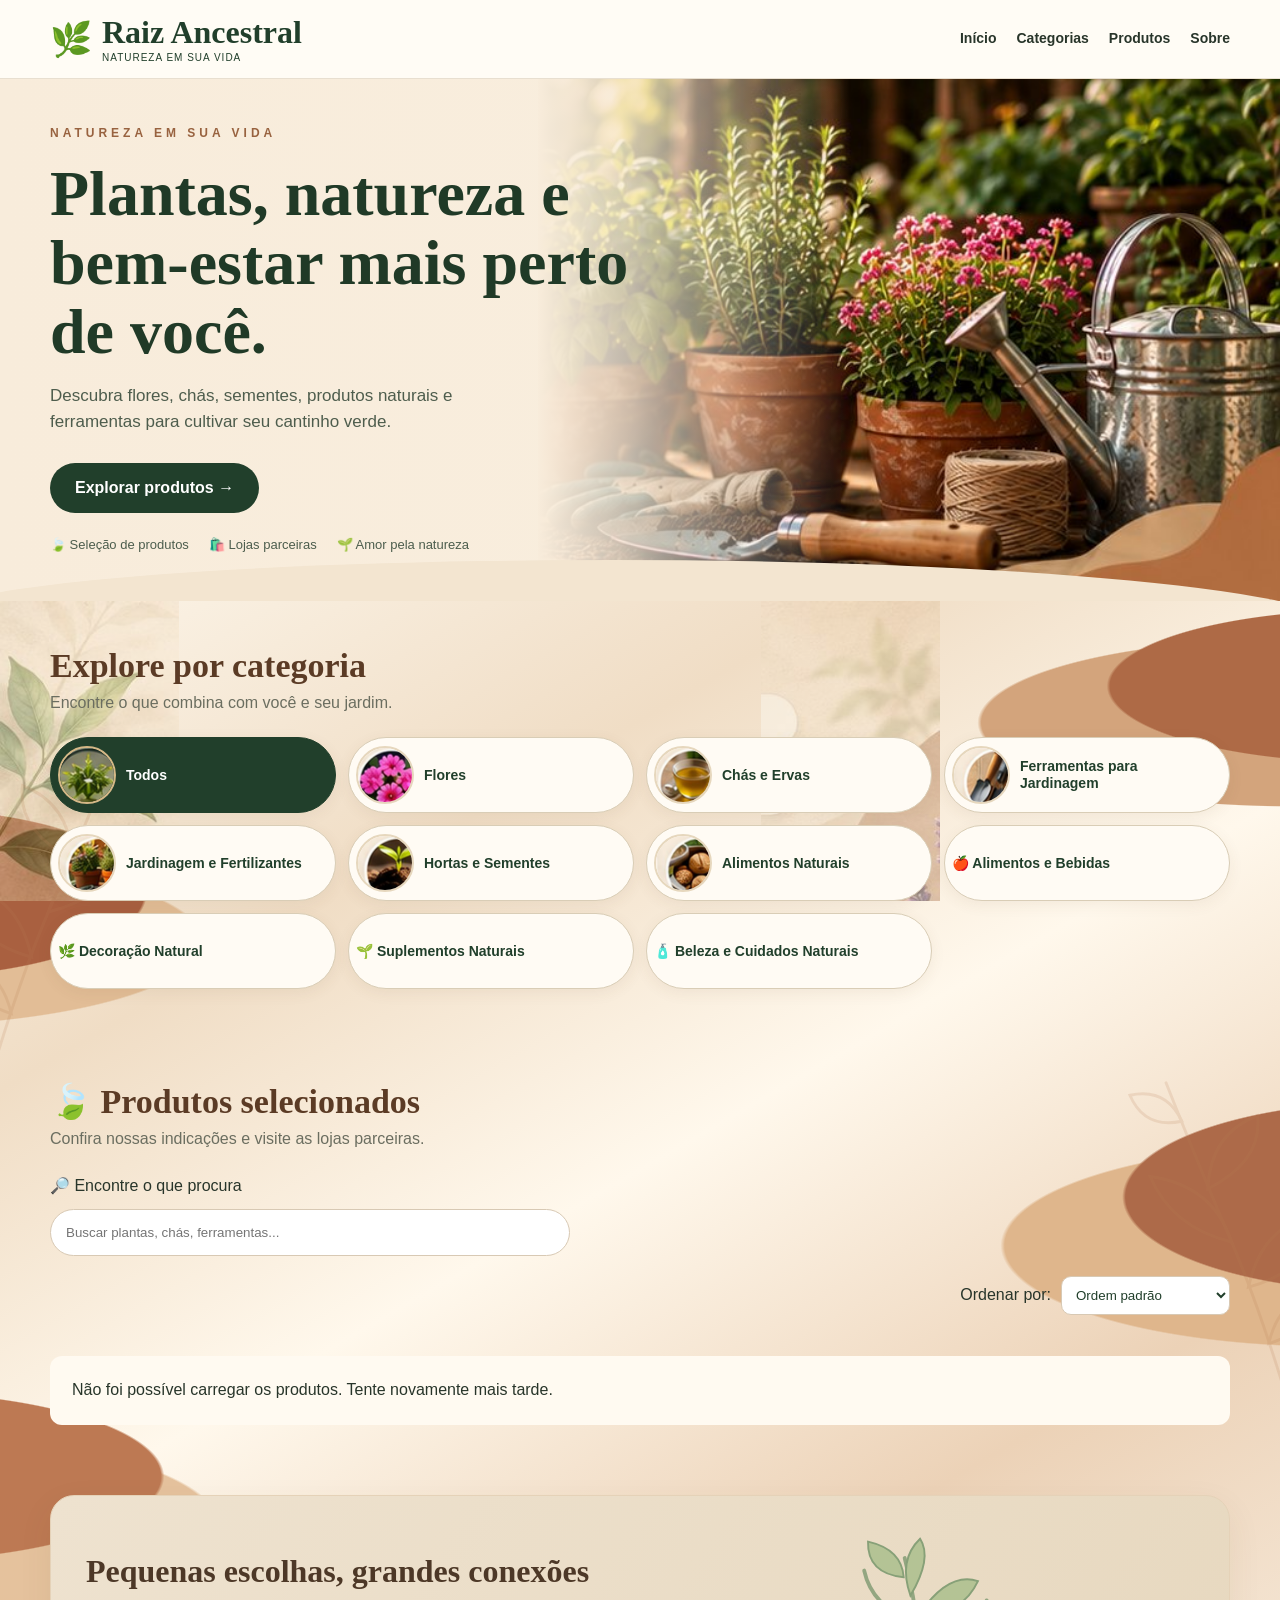
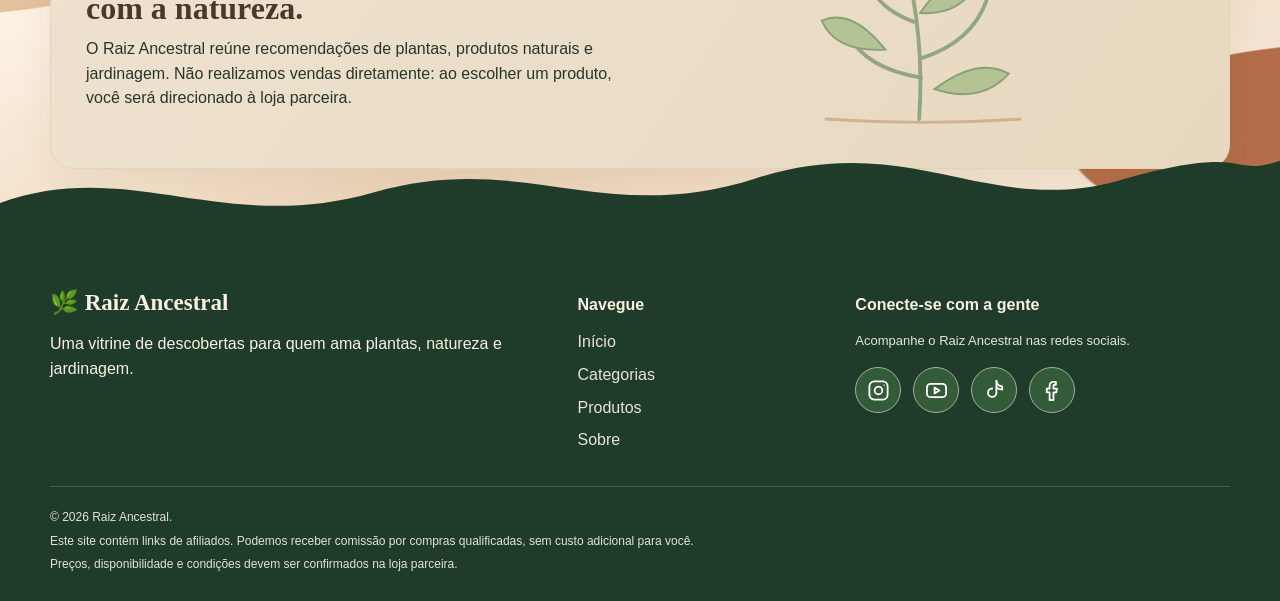
<file: index.html.html>
<!DOCTYPE html>
<html lang="pt-BR">
<head>
<meta name="google-site-verification" content="BlUfZYs9rf4bnTIs3NNQZyKnmOx8N98EBYrtnpcYUAI" />
<meta charset="UTF-8">
<meta name="viewport" content="width=device-width,initial-scale=1">
<meta name="description" content="Raiz Ancestral: descubra plantas, flores, chás, ervas, sementes e ferramentas para jardinagem em lojas parceiras.">
<title>Raiz Ancestral | Natureza em sua vida</title>
<style>
:root{--forest:#213f2b;--forest2:#345b39;--cream:#f8f3e8;--sand:#eae0cd;--clay:#a76a47;--ink:#28352a;--muted:#6b6e60}*{box-sizing:border-box}html{scroll-behavior:smooth}body{margin:0;background:var(--cream);color:var(--ink);font-family:Arial,Helvetica,sans-serif;line-height:1.55}button,a{ -webkit-tap-highlight-color:transparent}a{color:inherit}button:focus-visible,a:focus-visible{outline:3px solid #c28d48;outline-offset:3px}.wrap{width:min(1180px,calc(100% - 36px));margin:auto}.site-header{background:#fffcf5;border-bottom:1px solid #e8dfd0;position:sticky;top:0;z-index:5}.topbar{display:flex;align-items:center;justify-content:space-between;gap:18px;min-height:78px}.brand{display:flex;gap:10px;align-items:center;text-decoration:none;color:var(--forest)}.brand-icon{font-size:34px}.brand-name{font-family:Georgia,serif;font-size:clamp(23px,3vw,32px);font-weight:bold;line-height:1}.brand small{display:block;font-family:Arial,sans-serif;font-size:10px;font-weight:normal;letter-spacing:1px;margin-top:5px}.menu{display:flex;flex-wrap:wrap;gap:20px}.menu a{text-decoration:none;font-size:14px;font-weight:700}.menu a:hover{color:var(--clay)}.hero{position:relative;overflow:hidden;background:linear-gradient(115deg,#f5ead7 0%,#fff8e9 55%,#e2e8d4 100%);border-bottom:1px solid #e6d9c5}.hero-grid{min-height:390px;display:grid;grid-template-columns:1.1fr .9fr;align-items:center;gap:28px;padding:45px 0}.eyebrow{letter-spacing:4px;text-transform:uppercase;color:#98623f;font-size:12px;font-weight:bold}.hero h1{font:700 clamp(38px,5vw,65px)/1.08 Georgia,serif;color:#203a27;margin:16px 0}.hero p{font-size:17px;max-width:510px;color:#4e5d4d}.primary{display:inline-flex;align-items:center;justify-content:center;background:var(--forest);color:white;border-radius:40px;text-decoration:none;font-weight:700;padding:13px 25px;margin-top:10px}.primary:hover,.buy:hover{background:#476d43}.hero-art{min-height:300px;border-radius:48% 42% 35% 40%;background:radial-gradient(circle at 50% 55%,#e7e2c6,#c4d5b2 60%,#afc39f);display:flex;align-items:center;justify-content:center;position:relative;box-shadow:0 15px 45px #25432620}.hero-art span{font-size:clamp(100px,15vw,185px);filter:drop-shadow(0 14px 12px #355e3340)}.hero-art:after{content:'Cultive o que faz bem';position:absolute;bottom:24px;right:18px;background:#fff9e8e8;color:#704d32;padding:10px 16px;border-radius:14px;font:italic 20px Georgia,serif;transform:rotate(-5deg)}.trust{display:flex;flex-wrap:wrap;gap:20px;margin-top:22px;font-size:13px;color:#4c5d4d}.trust span{display:inline-flex;align-items:center;gap:6px}.section{padding:46px 0}.section-head{display:flex;align-items:center;justify-content:space-between;gap:16px;margin-bottom:22px}.section h2{font:700 clamp(26px,3vw,34px) Georgia,serif;color:#563d2a;margin:0}.section-sub{color:var(--muted);margin:6px 0 0}.filters{display:flex;gap:12px;flex-wrap:wrap}.filters button{border:1px solid #d9cdb6;background:#fffaf1;color:var(--forest);padding:11px 17px;border-radius:30px;font-size:14px;font-weight:bold;cursor:pointer;transition:.2s}.filters button:hover,.filters button[aria-pressed=true]{background:var(--forest);color:#fff;border-color:var(--forest)}.products{display:grid;grid-template-columns:repeat(auto-fit,minmax(235px,1fr));gap:22px;margin-top:25px}.product{display:flex;flex-direction:column;overflow:hidden;background:#fffdf8;border:1px solid #e8dfcf;border-radius:17px;box-shadow:0 8px 22px #453a2510;transition:transform .2s}.product:hover{transform:translateY(-4px)}.product img{width:100%;height:215px;object-fit:cover;background:#edf0e7}.content{padding:18px;display:flex;flex-direction:column;flex:1}.store{color:#936c47;text-transform:uppercase;letter-spacing:1px;font-size:11px;font-weight:700;margin:0 0 8px}.content h3{font:700 19px/1.3 Georgia,serif;margin:0 0 10px}.description{color:#65685e;font-size:14px;margin:0 0 12px;display:-webkit-box;-webkit-line-clamp:3;-webkit-box-orient:vertical;overflow:hidden}.price{font-weight:800;font-size:24px;color:var(--forest);margin:8px 0 15px}.buy{display:block;text-align:center;background:var(--forest2);color:#fff;text-decoration:none;border-radius:30px;padding:11px 15px;font-weight:bold;margin-top:auto}.message{grid-column:1/-1;background:#fffaf1;padding:22px;border-radius:12px}.about{background:#ece4d5;border-radius:24px;padding:35px;margin:8px auto 50px;display:grid;grid-template-columns:1fr 1fr;gap:25px;align-items:center}.about h2{font:700 32px Georgia,serif;margin:0 0 10px;color:#4d3827}.about p{margin:0}.about-art{font-size:90px;text-align:center}.site-footer{background:#1f3b29;color:#f8f1df;padding:44px 0 22px}.footer-grid{display:grid;grid-template-columns:2fr 1fr 1.5fr;gap:28px}.footer-grid h3{font:700 23px Georgia,serif;margin:0 0 12px}.footer-grid h4{margin:4px 0 12px}.footer-grid a{display:block;color:#e8e5d7;text-decoration:none;margin-bottom:8px}.footer-grid a:hover{text-decoration:underline}.legal{border-top:1px solid #ffffff30;margin-top:25px;padding-top:16px;font-size:12px;color:#e2e3d8}.legal p{margin:5px 0}.social-note{font-size:13px;color:#e4e6d9} @media(max-width:760px){.topbar{flex-direction:column;padding:15px 0}.menu{justify-content:center;gap:15px}.hero-grid{grid-template-columns:1fr;padding:34px 0}.hero-art{min-height:210px}.hero-art span{font-size:115px}.about{grid-template-columns:1fr}.footer-grid{grid-template-columns:1fr 1fr}.footer-grid>div:first-child{grid-column:1/-1}}@media(max-width:420px){.wrap{width:min(100% - 24px,1180px)}.hero h1{font-size:37px}.products{grid-template-columns:1fr}.footer-grid{grid-template-columns:1fr}.footer-grid>div:first-child{grid-column:auto}}

/* NOVO VISUAL BOTANICO — ETAPA 1 */
.hero{background:linear-gradient(90deg,#f8ecdb 0%,#f9efdf 100%);isolation:isolate;border-bottom:0}
.hero:before{content:"";position:absolute;inset:0 0 0 42%;background-image:linear-gradient(90deg,#f8ecdb 0%,rgba(248,236,219,.76) 13%,rgba(248,236,219,0) 42%),url("[data-uri]");background-position:center,right center;background-size:cover,cover;background-repeat:no-repeat;z-index:-1}
.hero:after{content:"";position:absolute;left:-5%;right:-5%;bottom:-29px;height:70px;background:#f3e5d0;border-radius:48% 52% 0 0 / 80% 100% 0 0;z-index:0;pointer-events:none}
.hero-grid{grid-template-columns:minmax(0,650px) 1fr;min-height:420px;position:relative;z-index:1}
.hero h1{max-width:650px}.hero p{max-width:490px}
.hero-art{display:none}
main.wrap{position:relative;isolation:isolate}
main.wrap:before{content:"";position:absolute;inset:0 calc((1180px - 100vw)/2) 0;z-index:-2;pointer-events:none;background:radial-gradient(ellipse at 0% 45%,#d9b28b55,transparent 38%),radial-gradient(ellipse at 100% 65%,#bc805355,transparent 38%),linear-gradient(115deg,#f7eedf,#f9f3e8 55%,#ead7c0)}
main.wrap:after{content:"";position:absolute;top:20px;left:-80px;width:160px;height:300px;opacity:.20;z-index:-1;pointer-events:none;background: url("data:image/svg+xml,%3Csvg xmlns='http://www.w3.org/2000/svg' viewBox='0 0 180 320'%3E%3Cg fill='none' stroke='%23a76a47' stroke-width='3'%3E%3Cpath d='M20 300Q90 200 120 20'/%3E%3Cpath d='M64 220Q-8 192 13 115Q83 134 64 220ZM82 174Q170 160 160 92Q96 104 82 174ZM103 115Q34 83 60 17Q126 49 103 115Z'/%3E%3C/g%3E%3C/svg%3E") center/contain no-repeat}
.section{position:relative}.section h2{color:#5b3b25}
@media(max-width:760px){.hero:before{inset:0;background-image:linear-gradient(90deg,rgba(248,236,219,.96),rgba(248,236,219,.84)),url("[data-uri]");background-position:center;background-size:cover}.hero-grid{min-height:420px;grid-template-columns:1fr}.hero:after{bottom:-15px;height:38px}main.wrap:before{inset:0 -18px}}

/* ETAPA 2 — CATEGORIAS FOTOGRAFICAS E CORRECAO DE LARGURA */
html,body{max-width:100%;overflow-x:clip}
main.wrap:before{inset:0 auto 0 50%;width:100vw;transform:translateX(-50%)}
.filters{display:grid;grid-template-columns:repeat(4,minmax(0,1fr));gap:12px;margin-top:20px}
.filters button{display:flex;align-items:center;justify-content:flex-start;gap:10px;min-width:0;min-height:76px;padding:7px 12px 7px 7px;text-align:left;border-radius:45px;background:#fffbf4;box-shadow:0 4px 15px #63472612;line-height:1.25}
.filters .category-photo{width:58px;height:58px;flex:0 0 58px;object-fit:cover;border-radius:50%;border:2px solid #e6d7bd;background:#e9e4d5}
.filters button[aria-pressed="true"] .category-photo{border-color:#d5b887}
@media(max-width:950px){.filters{grid-template-columns:repeat(3,minmax(0,1fr))}}
@media(max-width:650px){.filters{grid-template-columns:repeat(2,minmax(0,1fr));gap:9px}.filters button{font-size:12px;min-height:65px;padding:6px}.filters .category-photo{width:45px;height:45px;flex-basis:45px}}
@media(max-width:370px){.filters{grid-template-columns:1fr}}

/* ETAPA 3 — REDES SOCIAIS OFICIAIS */
.social-links{display:flex;flex-wrap:wrap;gap:12px;margin-top:16px}
.social-links a{display:inline-flex;align-items:center;justify-content:center;width:46px;height:46px;border:1px solid #9eb19b;border-radius:50%;color:#fff;background:#345b39;transition:background .2s,transform .2s}
.social-links a:hover,.social-links a:focus-visible{background:#a76a47;transform:translateY(-2px);outline-offset:3px}
.social-links svg{width:23px;height:23px;fill:none;stroke:currentColor;stroke-width:1.9;stroke-linecap:round;stroke-linejoin:round}
.social-links .fill-icon{fill:currentColor;stroke:none}

/* ETAPA 4 — CAMADAS BOTANICAS E AJUSTES PARA CELULAR */
body{overflow-x:clip}
main{position:relative;isolation:isolate;background:#f8f1e5}
/* Cores em camadas: creme, areia e terracota, sem prejudicar os cartoes */
main::before{content:"";position:absolute;z-index:-1;pointer-events:none;inset:410px 0 0;background:
 radial-gradient(ellipse 42% 16% at 102% 27%,rgba(166,103,65,.36) 0 74%,transparent 75%),
 radial-gradient(ellipse 32% 13% at -9% 51%,rgba(215,179,134,.52) 0 75%,transparent 76%),
 radial-gradient(ellipse 48% 13% at 108% 79%,rgba(183,113,74,.35) 0 72%,transparent 73%),
 linear-gradient(165deg,#fbf5e9 0%,#f5e9d9 35%,#fff8ed 63%,#e8d0b5 100%)}
/* Ramos lineares como marca-d'agua: SVG decorativo, sem imagens externas */
#categorias,#catalogo{position:relative;isolation:isolate}
#categorias::before,#catalogo::after{content:"";position:absolute;pointer-events:none;z-index:-1;width:240px;height:350px;opacity:.24;background-repeat:no-repeat;background-size:contain;background-image:url("data:image/svg+xml,%3Csvg xmlns='http://www.w3.org/2000/svg' viewBox='0 0 200 310'%3E%3Cg fill='none' stroke='%23b77d54' stroke-width='2.6' stroke-linecap='round'%3E%3Cpath d='M45 300Q72 210 98 150T154 14'/%3E%3Cpath d='M81 195Q26 180 18 133Q68 136 81 195ZM96 155Q149 142 168 97Q112 105 96 155ZM117 108Q68 83 73 43Q115 59 117 108ZM140 48Q173 55 186 25Q154 18 140 48ZM63 245Q22 231 13 201Q53 201 63 245Z'/%3E%3C/g%3E%3C/svg%3E")}
#categorias::before{left:-110px;top:0}
#catalogo::after{right:-110px;top:7%;transform:scaleX(-1)}
/* Sobre com ornamentacao em vez de emojis gigantes */
.about{background:linear-gradient(125deg,#eee2cf,#e7d8bf);border:1px solid #e5d2b8;box-shadow:0 12px 35px #5b402012}
.about-art{display:flex;align-items:center;justify-content:center}
.about-art svg{display:block;width:min(100%,270px);height:auto;opacity:.78}
/* Melhor leitura e menos rolagem no celular */
@media(max-width:760px){
 .topbar{min-height:0;padding:9px 0 10px;gap:7px}
 .brand-icon{font-size:28px}.brand-name{font-size:26px}.brand small{font-size:9px;margin-top:3px}
 .menu{gap:14px}.menu a{font-size:13px}
 .product img{height:190px;object-fit:contain;background:#fff}
 .content{padding:16px}.content h3{font-size:18px}
 .about{padding:24px;gap:14px}.about h2{font-size:27px}
 .about-art svg{max-width:180px}
 #categorias::before{left:-135px;opacity:.65}
 #catalogo::after{right:-145px;opacity:.65}
}
@media(max-width:420px){
 .topbar{padding:8px 0 9px}.brand-name{font-size:24px}.brand-icon{font-size:26px}
 .menu{gap:12px}.menu a{font-size:12px}
 .product img{height:210px}
 .hero h1{font-size:clamp(32px,9vw,37px)}
 .price{font-size:20px}
 main::before{opacity:.35}
}


/* ETAPA 5 — PAISAGEM ORGANICA: FORMAS DE AREIA, TERRACOTA E ONDA DO RODAPE */
main{background:#faf4e9}
main::before{
  content:"";position:absolute;inset:405px 0 0;z-index:-1;pointer-events:none;
  background:
    radial-gradient(ellipse 33% 10% at 104% 10%,#bd845e 0 72%,transparent 73%),
    radial-gradient(ellipse 27% 8% at 96% 12%,#e6c7a4 0 76%,transparent 77%),
    radial-gradient(ellipse 28% 11% at -9% 31%,#d7b18c 0 72%,transparent 73%),
    radial-gradient(ellipse 33% 10% at -7% 34%,#b87951 0 68%,transparent 69%),
    radial-gradient(ellipse 35% 11% at 109% 56%,#d6ae86 0 73%,transparent 74%),
    radial-gradient(ellipse 36% 10% at 105% 59%,#a96b48 0 73%,transparent 74%),
    radial-gradient(ellipse 29% 10% at -8% 79%,#e1c19c 0 74%,transparent 75%),
    radial-gradient(ellipse 31% 9% at -9% 82%,#bb7b52 0 71%,transparent 72%),
    linear-gradient(155deg,#faf4e9 0%,#f4e7d5 28%,#fff8ec 49%,#eedbc5 72%,#f9f0e4 100%);
}
/* A onda decorativa fica acima do rodape sem cobrir nenhum link */
.site-footer{position:relative;margin-top:72px;padding-top:50px;background:#1f3b29;isolation:isolate}
.site-footer::before{
  content:"";position:absolute;left:0;right:0;bottom:calc(100% - 1px);height:88px;
  background:#1f3b29;
  clip-path:polygon(0 62%,8% 48%,18% 58%,30% 38%,42% 55%,55% 25%,67% 43%,79% 20%,90% 40%,100% 13%,100% 100%,0 100%);
  pointer-events:none;
}
/* Onda mais fluida em navegadores com suporte a SVG clip-path */
@supports (clip-path: path('M0 0')) {
 .site-footer::before{clip-path:none; background:#1f3b29; mask-image:url("data:image/svg+xml,%3Csvg xmlns='http://www.w3.org/2000/svg' viewBox='0 0 1440 100' preserveAspectRatio='none'%3E%3Cpath fill='white' d='M0 58 C145 5 250 95 420 46 S675 86 850 30 S1110 75 1260 32 S1380 30 1440 10 L1440 100 L0 100 Z'/%3E%3C/svg%3E");mask-size:100% 100%;mask-repeat:no-repeat}
}
@media(max-width:760px){
 main::before{inset:500px 0 0;background:
 radial-gradient(ellipse 58% 7% at 120% 14%,#e2c09b 0 70%,transparent 71%),
 radial-gradient(ellipse 55% 8% at -20% 35%,#d3a780 0 70%,transparent 71%),
 radial-gradient(ellipse 58% 8% at 118% 59%,#bd815b 0 70%,transparent 71%),
 radial-gradient(ellipse 50% 7% at -16% 81%,#e1bc96 0 70%,transparent 71%),
 linear-gradient(155deg,#faf4e9,#f2e4d2 42%,#fff8ed 66%,#e9cfb5)}
 .site-footer{margin-top:58px;padding-top:36px}
 .site-footer::before{height:65px}
}


/* ETAPA 6 — TERRACOTA MAIS MARCANTE, CAMADAS ORGANICAS E FOLHAGENS */
main.wrap{position:relative;isolation:isolate;background:transparent}
main.wrap > section{position:relative;z-index:1}
main.wrap::before{
 content:"";position:absolute;z-index:0;pointer-events:none;
 top:0;bottom:-48px;left:50%;width:100vw;transform:translateX(-50%);
 background:
 radial-gradient(ellipse 26% 8% at 107% 7%,#ae6a46 0 78%,transparent 79%),
 radial-gradient(ellipse 32% 9% at 101% 10%,#d3a47c 0 76%,transparent 77%),
 radial-gradient(ellipse 25% 9% at -8% 24%,#a96040 0 77%,transparent 78%),
 radial-gradient(ellipse 32% 9% at -9% 28%,#e2bd96 0 77%,transparent 78%),
 radial-gradient(ellipse 27% 10% at 109% 49%,#ad6a49 0 78%,transparent 79%),
 radial-gradient(ellipse 34% 11% at 104% 53%,#dfb68c 0 75%,transparent 76%),
 radial-gradient(ellipse 28% 9% at -9% 72%,#bd7953 0 77%,transparent 78%),
 radial-gradient(ellipse 34% 10% at -9% 76%,#e5c29d 0 76%,transparent 77%),
 radial-gradient(ellipse 32% 11% at 108% 94%,#b46d49 0 76%,transparent 77%),
 linear-gradient(150deg,#fcf5e9 0%,#f0ddc5 25%,#fff8ec 48%,#ecd2b7 73%,#f8eddf 100%);
}
/* Folhas de marca d'agua permanecem sobre as cores e atras dos produtos */
#categorias::before,#catalogo::after{opacity:.5}
.site-footer{margin-top:70px}
@media(max-width:760px){
 main.wrap::before{top:0;bottom:-35px;background:
 radial-gradient(ellipse 55% 5% at 121% 9%,#b5734f 0 76%,transparent 77%),
 radial-gradient(ellipse 58% 6% at -23% 29%,#d1a079 0 76%,transparent 77%),
 radial-gradient(ellipse 55% 6% at 123% 51%,#b7724e 0 76%,transparent 77%),
 radial-gradient(ellipse 60% 6% at -22% 73%,#d3a27c 0 76%,transparent 77%),
 linear-gradient(160deg,#fcf5e9,#efd9c0 37%,#fff7ea 62%,#eac9aa)}
 .site-footer{margin-top:55px}
}


/* ETAPA 7: ramos delicados em marca-d'agua sobre as faixas de terracota. */
main.wrap::after{
 content:"";position:absolute;z-index:0;pointer-events:none;
 top:0;bottom:-45px;left:50%;width:100vw;transform:translateX(-50%);
 background-image:url("data:image/svg+xml,%3Csvg%20xmlns%3D%22http%3A%2F%2Fwww.w3.org%2F2000%2Fsvg%22%20viewBox%3D%220%200%20240%20330%22%3E%3Cg%20fill%3D%22none%22%20stroke%3D%22%23f6e5cf%22%20stroke-width%3D%223%22%20stroke-linecap%3D%22round%22%20stroke-linejoin%3D%22round%22%3E%3Cpath%20d%3D%22M85%20310%20C90%20242%20120%20190%20130%20126%20S163%2045%20190%2014%22%2F%3E%3Cpath%20d%3D%22M111%20217%20C61%20219%2031%20192%2021%20148%20C70%20153%20100%20174%20111%20217Z%22%2F%3E%3Cpath%20d%3D%22M127%20161%20C176%20158%20202%20128%20215%2091%20C170%2097%20141%20117%20127%20161Z%22%2F%3E%3Cpath%20d%3D%22M145%2096%20C109%2089%2094%2057%2097%2027%20C131%2039%20148%2059%20145%2096Z%22%2F%3E%3Cpath%20d%3D%22M91%20273%20C57%20269%2031%20248%2019%20219%20C56%20219%2082%20237%2091%20273Z%22%2F%3E%3C%2Fg%3E%3C%2Fsvg%3E"),url("data:image/svg+xml,%3Csvg%20xmlns%3D%22http%3A%2F%2Fwww.w3.org%2F2000%2Fsvg%22%20viewBox%3D%220%200%20240%20330%22%3E%3Cg%20fill%3D%22none%22%20stroke%3D%22%23f6e5cf%22%20stroke-width%3D%223%22%20stroke-linecap%3D%22round%22%20stroke-linejoin%3D%22round%22%3E%3Cpath%20d%3D%22M85%20310%20C90%20242%20120%20190%20130%20126%20S163%2045%20190%2014%22%2F%3E%3Cpath%20d%3D%22M111%20217%20C61%20219%2031%20192%2021%20148%20C70%20153%20100%20174%20111%20217Z%22%2F%3E%3Cpath%20d%3D%22M127%20161%20C176%20158%20202%20128%20215%2091%20C170%2097%20141%20117%20127%20161Z%22%2F%3E%3Cpath%20d%3D%22M145%2096%20C109%2089%2094%2057%2097%2027%20C131%2039%20148%2059%20145%2096Z%22%2F%3E%3Cpath%20d%3D%22M91%20273%20C57%20269%2031%20248%2019%20219%20C56%20219%2082%20237%2091%20273Z%22%2F%3E%3C%2Fg%3E%3C%2Fsvg%3E"),url("data:image/svg+xml,%3Csvg%20xmlns%3D%22http%3A%2F%2Fwww.w3.org%2F2000%2Fsvg%22%20viewBox%3D%220%200%20240%20330%22%3E%3Cg%20fill%3D%22none%22%20stroke%3D%22%23f6e5cf%22%20stroke-width%3D%223%22%20stroke-linecap%3D%22round%22%20stroke-linejoin%3D%22round%22%3E%3Cpath%20d%3D%22M85%20310%20C90%20242%20120%20190%20130%20126%20S163%2045%20190%2014%22%2F%3E%3Cpath%20d%3D%22M111%20217%20C61%20219%2031%20192%2021%20148%20C70%20153%20100%20174%20111%20217Z%22%2F%3E%3Cpath%20d%3D%22M127%20161%20C176%20158%20202%20128%20215%2091%20C170%2097%20141%20117%20127%20161Z%22%2F%3E%3Cpath%20d%3D%22M145%2096%20C109%2089%2094%2057%2097%2027%20C131%2039%20148%2059%20145%2096Z%22%2F%3E%3Cpath%20d%3D%22M91%20273%20C57%20269%2031%20248%2019%20219%20C56%20219%2082%20237%2091%20273Z%22%2F%3E%3C%2Fg%3E%3C%2Fsvg%3E"),url("data:image/svg+xml,%3Csvg%20xmlns%3D%22http%3A%2F%2Fwww.w3.org%2F2000%2Fsvg%22%20viewBox%3D%220%200%20240%20330%22%3E%3Cg%20fill%3D%22none%22%20stroke%3D%22%23f6e5cf%22%20stroke-width%3D%223%22%20stroke-linecap%3D%22round%22%20stroke-linejoin%3D%22round%22%3E%3Cpath%20d%3D%22M85%20310%20C90%20242%20120%20190%20130%20126%20S163%2045%20190%2014%22%2F%3E%3Cpath%20d%3D%22M111%20217%20C61%20219%2031%20192%2021%20148%20C70%20153%20100%20174%20111%20217Z%22%2F%3E%3Cpath%20d%3D%22M127%20161%20C176%20158%20202%20128%20215%2091%20C170%2097%20141%20117%20127%20161Z%22%2F%3E%3Cpath%20d%3D%22M145%2096%20C109%2089%2094%2057%2097%2027%20C131%2039%20148%2059%20145%2096Z%22%2F%3E%3Cpath%20d%3D%22M91%20273%20C57%20269%2031%20248%2019%20219%20C56%20219%2082%20237%2091%20273Z%22%2F%3E%3C%2Fg%3E%3C%2Fsvg%3E");
 background-repeat:no-repeat;
 background-size:180px 250px,220px 300px,195px 265px,210px 290px;
 background-position:right -48px top 5%,left -80px top 25%,right -75px top 50%,left -75px top 73%;
 opacity:.48;
}
@media(max-width:760px){
 main.wrap::after{background-size:110px 150px,120px 165px,115px 158px,125px 170px;
 background-position:right -45px top 9%,left -55px top 29%,right -50px top 51%,left -55px top 73%;opacity:.34}
}
 @media(min-width:1200px){
  .products{
    grid-template-columns:repeat(5,minmax(0,1fr));
  }
}
 /* RAIZ ANCESTRAL — CARTÕES MAIS ELEGANTES */
@media(min-width:1200px){
  .products .price{
    font-size:18px;
    line-height:1.4;
    margin:12px 0 18px;
  }
  .products .content h3{
    font-size:17px;
    line-height:1.35;
  }
  .products .description{
    font-size:13px;
    line-height:1.5;
  }
}

/* ETAPA 8 — FOLHAGENS REALISTAS EM TODA A EXTENSAO */
/* Mantem as cores originais e substitui os ramos lineares por recortes botanicos suaves. */
main.wrap::after{
  content:"";position:absolute;z-index:0;pointer-events:none;
  top:0;bottom:-45px;left:50%;width:100vw;transform:translateX(-50%);
  background-image:url("[data-uri]"),url("[data-uri]");
  background-repeat:repeat-y,repeat-y;
  background-position:left top,right 340px top;
  background-size:clamp(115px,14vw,190px) auto,clamp(115px,14vw,190px) auto;
  opacity:.48;
}
/* Os elementos da loja continuam acima da ornamentacao. */
main.wrap > *{position:relative;z-index:1}
#categorias::before,#catalogo::after{opacity:.17}
@media(max-width:760px){
 main.wrap::after{background-size:90px auto,90px auto;background-position:left top,right 250px top;opacity:.23}
}
</style>
</head>
<body>
<header id="inicio" class="site-header"><div class="wrap topbar"><a class="brand" href="#inicio"><span class="brand-icon" aria-hidden="true">🌿</span><span class="brand-name">Raiz Ancestral<small>NATUREZA EM SUA VIDA</small></span></a><nav class="menu" aria-label="Navegação principal"><a href="#inicio">Início</a><a href="#categorias">Categorias</a><a href="#catalogo">Produtos</a><a href="#sobre">Sobre</a></nav></div></header>
<section class="hero"><div class="wrap hero-grid"><div><div class="eyebrow">Natureza em sua vida</div><h1>Plantas, natureza e bem-estar mais perto de você.</h1><p>Descubra flores, chás, sementes, produtos naturais e ferramentas para cultivar seu cantinho verde.</p><a class="primary" href="#catalogo">Explorar produtos →</a><div class="trust"><span>🍃 Seleção de produtos</span><span>🛍️ Lojas parceiras</span><span>🌱 Amor pela natureza</span></div></div></div></section>
<main class="wrap"><section class="section" aria-labelledby="titulo-categorias"><div class="section-head"><div><h2 id="titulo-categorias">Explore por categoria</h2><p class="section-sub">Encontre o que combina com você e seu jardim.</p></div></div><div id="categorias" class="filters" aria-label="Filtrar produtos por categoria"><button type="button" data-categoria="Todos" aria-pressed="true"><img class="category-photo" src="[data-uri]" alt="" loading="lazy"><span>Todos</span></button><button type="button" data-categoria="Flores" aria-pressed="false"><img class="category-photo" src="[data-uri]" alt="" loading="lazy"><span>Flores</span></button><button type="button" data-categoria="Chás e Ervas" aria-pressed="false"><img class="category-photo" src="[data-uri]" alt="" loading="lazy"><span>Chás e Ervas</span></button><button type="button" data-categoria="Ferramentas" aria-pressed="false"><img class="category-photo" src="[data-uri]" alt="" loading="lazy"><span>Ferramentas para Jardinagem</span></button><button type="button" data-categoria="Jardinagem e Fertilizantes" aria-pressed="false"><img class="category-photo" src="[data-uri]" alt="" loading="lazy"><span>Jardinagem e Fertilizantes</span></button><button type="button" data-categoria="Hortas e Sementes" aria-pressed="false"><img class="category-photo" src="[data-uri]" alt="" loading="lazy"><span>Hortas e Sementes</span></button><button type="button" data-categoria="Alimentos Naturais" aria-pressed="false"><img class="category-photo" src="[data-uri]" alt="" loading="lazy"><span>Alimentos Naturais</span></button><button type="button" data-categoria="Alimentos e Bebidas" aria-pressed="false"><span>🍎 Alimentos e Bebidas</span></button><button type="button" data-categoria="Decoração Natural" aria-pressed="false"><span>🌿 Decoração Natural</span></button><button type="button" data-categoria="Suplementos Naturais" aria-pressed="false"><span>🌱 Suplementos Naturais</span></button><button type="button" data-categoria="Beleza e Cuidados Naturais" aria-pressed="false"><span>🧴 Beleza e Cuidados Naturais</span></button></div></section><section id="catalogo" class="section" aria-labelledby="titulo-catalogo"><div class="section-head"><div><h2 id="titulo-catalogo">🍃 Produtos selecionados</h2><p class="section-sub">Confira nossas indicações e visite as lojas parceiras.</p></div></div><div class="busca-produtos" style="margin:20px 0;">
  <label for="busca-produtos">🔎 Encontre o que procura</label>
  <input
    type="search"
    id="busca-produtos"
    placeholder="Buscar plantas, chás, ferramentas..."
    style="display:block;width:100%;max-width:520px;padding:15px;margin-top:10px;border:1px solid #d8c9b4;border-radius:30px;background:#fff;color:#213f2b;"
  >
</div><div class="ordenacao" style="display:flex;justify-content:flex-end;align-items:center;gap:10px;flex-wrap:wrap;margin:16px 0;">   <label for="ordenar-preco">Ordenar por:</label>   <select id="ordenar-preco" style="padding:10px;border:1px solid #d8c9b4;border-radius:10px;background:#fff;color:#213f2b;">     <option value="padrao">Ordem padrão</option>     <option value="menor">Menor preço primeiro</option>     <option value="maior">Maior preço primeiro</option>   </select> </div> <div id="produtos" class="products" aria-live="polite"><p class="message">Carregando produtos...</p></div></section><section id="sobre" class="about"><div><h2>Pequenas escolhas, grandes conexões com a natureza.</h2><p>O Raiz Ancestral reúne recomendações de plantas, produtos naturais e jardinagem. Não realizamos vendas diretamente: ao escolher um produto, você será direcionado à loja parceira.</p></div><div class="about-art" aria-hidden="true"><svg viewBox="0 0 280 210" role="img" aria-label="Ilustração botânica delicada"><g fill="none" stroke="#7b986f" stroke-width="4" stroke-linecap="round" stroke-linejoin="round"><path d="M136 195Q142 110 121 28"/><path d="M138 152Q80 143 62 106M138 132Q190 116 206 72M130 94Q87 78 79 41"/></g><g fill="#a6bd88" stroke="#6c9063" stroke-width="2"><path d="M120 48Q82 44 83 11Q118 19 120 48Z"/><path d="M137 85Q167 42 197 52Q180 88 137 85Z"/><path d="M101 123Q66 79 35 93Q49 126 101 123Z"/><path d="M152 164Q197 130 229 148Q200 180 152 164Z"/><path d="M127 67Q150 28 137 8Q114 30 127 67Z"/></g><path d="M38 195Q140 202 242 195" stroke="#b7835c" stroke-width="3" fill="none" opacity=".6"/></svg></div></section></main>
<footer class="site-footer"><div class="wrap"><div class="footer-grid"><div><h3>🌿 Raiz Ancestral</h3><p>Uma vitrine de descobertas para quem ama plantas, natureza e jardinagem.</p></div><div><h4>Navegue</h4><a href="#inicio">Início</a><a href="#categorias">Categorias</a><a href="#catalogo">Produtos</a><a href="#sobre">Sobre</a></div><div><h4>Conecte-se com a gente</h4><p class="social-note">Acompanhe o Raiz Ancestral nas redes sociais.</p><div class="social-links" aria-label="Nossas redes sociais">
<a href="https://www.instagram.com/raiz_ancestral1/" target="_blank" rel="noopener noreferrer" aria-label="Instagram do Raiz Ancestral" title="Instagram"><svg viewBox="0 0 24 24" aria-hidden="true"><rect x="2.5" y="2.5" width="19" height="19" rx="5"/><circle cx="12" cy="12" r="4"/><circle cx="17.8" cy="6.5" r=".7" fill="currentColor" stroke="none"/></svg></a>
<a href="https://www.youtube.com/@RaizAncestral-o6u" target="_blank" rel="noopener noreferrer" aria-label="YouTube do Raiz Ancestral" title="YouTube"><svg viewBox="0 0 24 24" aria-hidden="true"><rect x="2" y="5" width="20" height="14" rx="4"/><path d="m10 9 5 3-5 3z"/></svg></a>
<a href="https://www.tiktok.com/@raiz.ancestral8" target="_blank" rel="noopener noreferrer" aria-label="TikTok do Raiz Ancestral" title="TikTok"><svg viewBox="0 0 24 24" aria-hidden="true"><path d="M14 2v12.3a4.4 4.4 0 1 1-4.4-4.4"/><path d="M14 2c.4 3.6 2.6 5.6 6 5.8v3.3c-2.4 0-4.5-.8-6-2.3"/></svg></a>
<a href="https://www.facebook.com/profile.php?id=61595295473291" target="_blank" rel="noopener noreferrer" aria-label="Facebook do Raiz Ancestral" title="Facebook"><svg viewBox="0 0 24 24" aria-hidden="true"><path d="M15.5 3H13a4 4 0 0 0-4 4v3H6v4h3v8h4v-8h3l.6-4H13V7c0-.6.4-1 1-1h1.5z"/></svg></a>
</div></div></div><div class="legal"><p>© 2026 Raiz Ancestral.</p><p>Este site contém links de afiliados. Podemos receber comissão por compras qualificadas, sem custo adicional para você.</p><p>Preços, disponibilidade e condições devem ser confirmados na loja parceira.</p></div></div></footer>
<script>
    // Cole aqui SOMENTE a chave PUBLICÁVEL (sb_publishable_...), nunca uma chave secreta.
    const SUPABASE_URL = "https://boyawtobwoqgxtvosihm.supabase.co";
    const SUPABASE_KEY = "sb_publishable_MihLIyGfb0299bC9155TLA_NZ6x7gky";

    const container = document.getElementById("produtos");
    const botoes = document.querySelectorAll("#categorias button");
    let produtos = [];
    let categoriaAtual = "Todos";
    let ordemAtual = "padrao";
 document.getElementById("ordenar-preco").addEventListener("change", function () {
  ordemAtual = this.value;
  renderizarProdutos();
});
 document.getElementById("busca-produtos").addEventListener("input", function () {
  renderizarProdutos();
});

    function elemento(tag, classe, texto) {
      const el = document.createElement(tag);
      if (classe) el.className = classe;
      if (texto !== undefined && texto !== null) el.textContent = String(texto);
      return el;
    }

    function mostrarMensagem(texto) {
      container.replaceChildren(elemento("p", "message", texto));
    }

    function renderizarProdutos() {
      container.replaceChildren();
      const termo = document.getElementById("busca-produtos").value.toLowerCase().trim();

const visiveis = produtos.filter(produto => {
  const categoriaCorreta = categoriaAtual === "Todos" || String(produto.categoria || "").trim() === categoriaAtual || (categoriaAtual === "Jardinagem e Fertilizantes" && String(produto.categoria || "").trim() === "Jardinagem");
  const textoProduto = `${produto.nome || ""} ${produto.descricao || ""} ${produto.categoria || ""}`.toLowerCase();

  return categoriaCorreta && textoProduto.includes(termo);
});
     const precoOrdenacao = produto => {
      if (String(produto.loja || "").trim().toLowerCase() === "amazon") {
  return null;
}
  if (produto.preco === null ||
      produto.preco === undefined ||
      produto.preco === "") {
    return null;
  }

  const valor = Number(produto.preco);
  return Number.isFinite(valor) && valor > 0
    ? valor
    : null;
};

if (ordemAtual === "menor" || ordemAtual === "maior") {
  visiveis.sort((a, b) => {
    const precoA = precoOrdenacao(a);
    const precoB = precoOrdenacao(b);

    if (precoA === null) return precoB === null ? 0 : 1;
    if (precoB === null) return -1;

    return ordemAtual === "menor"
      ? precoA - precoB
      : precoB - precoA;
  });
}
      if (!visiveis.length) {
        mostrarMensagem("Nenhum produto disponível nesta categoria.");
        return;
      }
      visiveis.forEach(produto => {
        const card = elemento("article", "product produto");
        card.dataset.categoria = produto.categoria || "";
        if (produto.imagem_url) {
          const imagem = document.createElement("img");
          imagem.src = produto.imagem_url;
          imagem.alt = produto.nome || "Imagem do produto";
          imagem.loading = "lazy";
          card.append(imagem);
        }
        const conteudo = elemento("div", "content");
        conteudo.append(
          elemento("p", "store", produto.loja || "Loja"),
          elemento("h3", "", produto.nome || "Produto"),
          elemento("p", "description", produto.descricao || "")
        );
        const precoValido = Number.isFinite(produto.preco) && produto.preco > 0;

const textoPreco = produto.loja === "Shopee" && precoValido
  ? produto.preco.toLocaleString("pt-BR", {
      style: "currency",
      currency: "BRL"
    })
  : "Consultar preço na loja";

conteudo.append(elemento("p", "price", textoPreco));
        if (produto.link_afiliado) {
          try {
            const url = new URL(produto.link_afiliado);
            if (url.protocol === "https:") {
              const textoBotao = produto.loja === "Shopee"
  ? "Ver na Shopee ↗"
  : "Visitar loja ↗";

const botao = elemento("a", "buy", textoBotao);
              botao.href = url.href;
              botao.target = "_blank";
              botao.rel = "sponsored noopener noreferrer";
              conteudo.append(botao);
            }
          } catch (erro) {
            console.warn("Link de afiliado inválido para um produto.");
          }
        }
        card.append(conteudo);
        container.append(card);
      });
    }

    async function carregarProdutos() {
      if (SUPABASE_KEY === "COLE_SUA_CHAVE_PUBLICA_AQUI") { 
        mostrarMensagem("Falta configurar a chave pública do Supabase.");
        return;
      }
      try {
        const resposta = await fetch(
          SUPABASE_URL + "/rest/v1/produtos?select=*&ativo=eq.true&order=id.desc",
          { headers: { apikey: SUPABASE_KEY } }
        );
        if (!resposta.ok) throw new Error("Erro na consulta: " + resposta.status);
        const produtosSupabase = await resposta.json();
produtos = produtosSupabase;
       try {
  const respostaShopee = await fetch("/api/shopee");

  if (!respostaShopee.ok) {
    throw new Error("Erro na API Shopee: " + respostaShopee.status);
  }

  const dadosShopee = await respostaShopee.json();

  console.log("Shopee conectada:", dadosShopee);
        const ofertasShopee = dadosShopee?.dados?.data?.productOfferV2?.nodes || [];

console.log("Produtos recebidos da Shopee:", ofertasShopee.length);
        const produtosShopee = ofertasShopee.map(oferta => ({
  nome: oferta.productName,
  descricao: "",
  loja: "Shopee",
  imagem_url: oferta.imageUrl,
  preco: Number(oferta.priceMin),
  link_afiliado: oferta.offerLink,
  categoria: /quadro|decorativo|decoração|moldura|estante|suporte para vaso/i.test(oferta.productName || "")
  ? "Decoração Natural"
  : /chá|erva|camomila|hortelã|hibisco|infusão/i.test(oferta.productName || "")
  ? "Chás e Ervas"
  : /semente|muda|horta|cultivo/i.test(oferta.productName || "")
  ? "Hortas e Sementes"
  : /tesoura|pá|enxada|regador|ferramenta/i.test(oferta.productName || "")
  ? "Ferramentas para Jardinagem"
  : /flor|orquídea|rosa|lírio/i.test(oferta.productName || "")
  ? "Flores"
  : /farinha|alimento|orgânico|grão/i.test(oferta.productName || "")
  ? "Alimentos Naturais"
  : "Jardinagem e Fertilizantes"
}));
const palavrasPermitidas = [
  "planta", "semente", "muda", "erva",
  "chá", "orgânico", "jardinagem", "horta",
  "vaso", "substrato", "adubo", "cultivo",
  "fertilizante", "fertilizantes", "composto",
  "húmus", "quadro botânico", "quadro decorativo",
  "decoração botânica", "jardineira", "flor",
  "orquídea", "regador", "tesoura de poda",
  "suporte para vaso"
];

const produtosFiltrados = produtosShopee.filter(produto => {
  const nome = (produto.nome || "").toLowerCase();

  const produtoValido =
  produto.nome &&
  produto.imagem_url &&
  produto.link_afiliado &&
  Number.isFinite(produto.preco) &&
  produto.preco > 0;

return Boolean(produtoValido) && palavrasPermitidas.some(palavra =>
  nome.includes(palavra)
);
  
});
        produtos = [...produtosSupabase, ...produtosFiltrados];
} catch (erroShopee) {
  console.warn("Shopee indisponível:", erroShopee);
}
        renderizarProdutos();
      } catch (erro) {
        console.error(erro);
        mostrarMensagem("Não foi possível carregar os produtos. Tente novamente mais tarde.");
      }
    }

    botoes.forEach(botao => {
      botao.addEventListener("click", () => {
        categoriaAtual = botao.dataset.categoria;
        botoes.forEach(item => item.setAttribute("aria-pressed", String(item === botao)));
        renderizarProdutos();
      });
    });

    carregarProdutos();
  </script>
</body></html>
</file>
